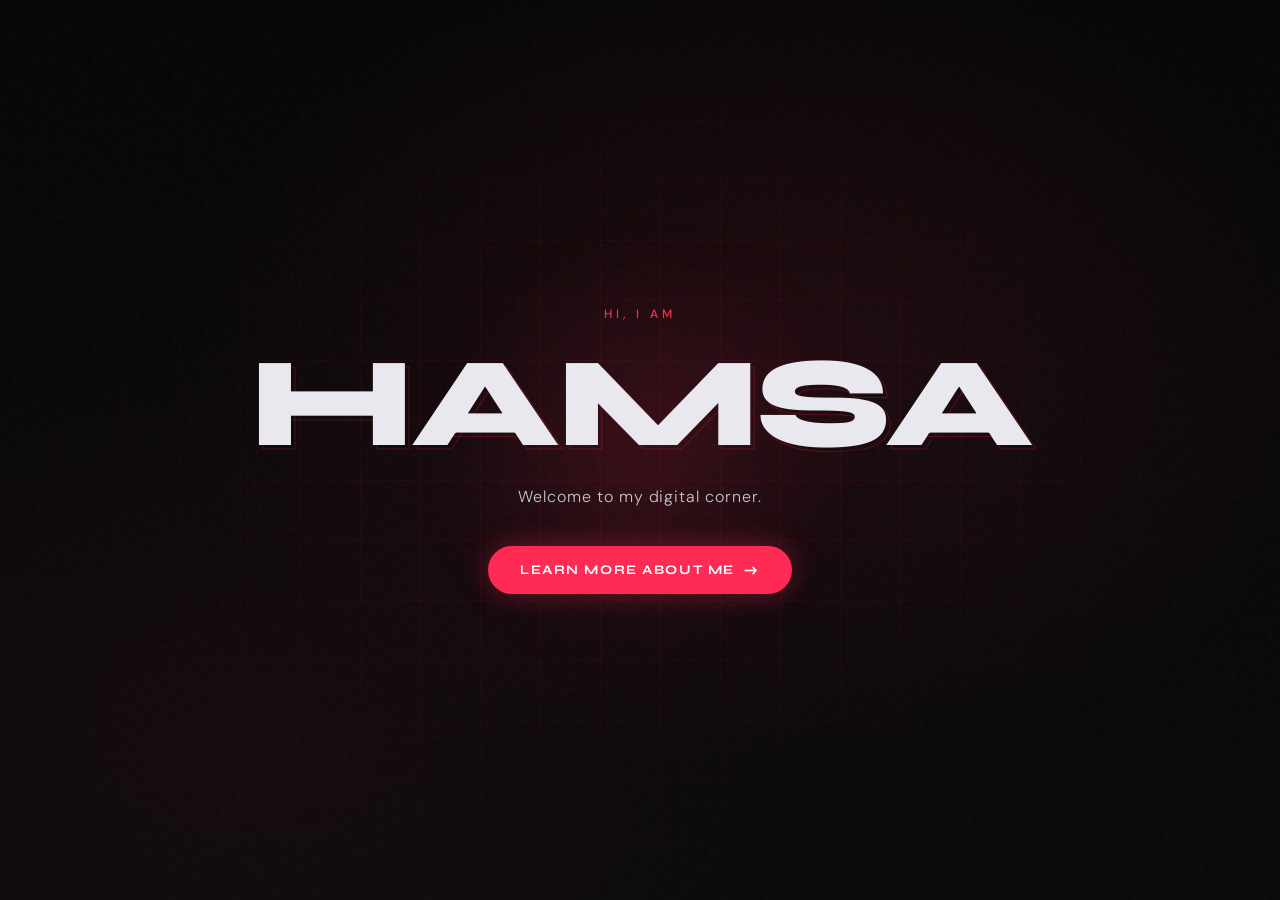
<file: index.html>
<!DOCTYPE html>
<html lang="en">
<head>
  <meta charset="UTF-8" />
  <meta name="viewport" content="width=device-width, initial-scale=1.0" />
  <title>HAMSA</title>

  <link rel="preconnect" href="https://fonts.googleapis.com">
  <link rel="preconnect" href="https://fonts.gstatic.com" crossorigin>
  <link href="https://fonts.googleapis.com/css2?family=Syne:wght@700;800&family=DM+Sans:wght@300;400;500&display=swap" rel="stylesheet">

  <style>
    * {
      box-sizing: border-box;
      margin: 0;
      padding: 0;
    }

    :root {
      --red: #ff2b54;
      --bg: #050505;
      --bg-soft: #09090b;
      --text: #f3f3f5;
      --text-soft: #c8c8d0;
    }

    html,
    body {
      width: 100%;
      height: 100%;
      overflow: hidden;
    }

    body {
      font-family: 'DM Sans', sans-serif;
      background: var(--bg);
      color: var(--text);
    }

    .landing-shell {
      position: fixed;
      inset: 0;
      display: flex;
      align-items: center;
      justify-content: center;
      overflow: hidden;
      background:
        radial-gradient(ellipse at 60% 40%, rgba(255, 43, 84, 0.10) 0%, transparent 55%),
        radial-gradient(ellipse at 20% 80%, rgba(255, 43, 84, 0.05) 0%, transparent 40%),
        linear-gradient(180deg, var(--bg) 0%, var(--bg-soft) 100%);
    }

    .hero-grid {
      position: absolute;
      inset: 0;
      background-image:
        linear-gradient(rgba(255, 43, 84, 0.06) 1px, transparent 1px),
        linear-gradient(90deg, rgba(255, 43, 84, 0.06) 1px, transparent 1px);
      background-size: 60px 60px;
      -webkit-mask-image: radial-gradient(ellipse at center, black 28%, transparent 72%);
      mask-image: radial-gradient(ellipse at center, black 28%, transparent 72%);
      pointer-events: none;
    }

    .hero-noise {
      position: absolute;
      inset: 0;
      opacity: 0.025;
      background-image: url("data:image/svg+xml,%3Csvg viewBox='0 0 200 200' xmlns='http://www.w3.org/2000/svg'%3E%3Cfilter id='n'%3E%3CfeTurbulence type='fractalNoise' baseFrequency='0.85' numOctaves='4' stitchTiles='stitch'/%3E%3C/filter%3E%3Crect width='100%25' height='100%25' filter='url(%23n)'/%3E%3C/svg%3E");
      pointer-events: none;
    }

    #heroGlow {
      position: fixed;
      width: 420px;
      height: 420px;
      border-radius: 50%;
      background: radial-gradient(
        circle,
        rgba(255, 43, 84, 0.16) 0%,
        rgba(255, 43, 84, 0.06) 35%,
        transparent 70%
      );
      filter: blur(34px);
      pointer-events: none;
      transform: translate(-50%, -50%);
      left: 50%;
      top: 50%;
      z-index: 1;
      transition: left 0.08s ease, top 0.08s ease;
    }

    .landing-content {
      position: relative;
      z-index: 2;
      text-align: center;
      display: flex;
      flex-direction: column;
      align-items: center;
      padding: 0 1.5rem;
      max-width: 900px;
    }

    .landing-topline {
      font-size: 0.76rem;
      font-weight: 500;
      letter-spacing: 0.32em;
      text-transform: uppercase;
      color: var(--red);
      margin-bottom: 1.4rem;
      opacity: 0;
      animation: landingFade 0.6s 0.12s ease forwards;
    }

   .landing-title {
  font-family: 'Syne', sans-serif;
  font-weight: 800;

  font-size: clamp(3.6rem, 11vw, 8rem);

  line-height: .92;
  letter-spacing: -.02em;
  color: #e8e8ee;

  position: relative;
  user-select: none;
  opacity: 0;
  animation: landingFade .7s .28s ease forwards;
}
    .landing-title .t-solid {
      display: block;
      position: relative;
      z-index: 1;
    }

    .landing-title .t-ghost {
      display: block;
      position: absolute;
      inset: 0;
      color: transparent;
      -webkit-text-stroke: 1px rgba(255, 43, 84, 0.24);
      transform: translate(4px, 4px);
      pointer-events: none;
      z-index: 0;
    }

    .landing-subtitle {
      font-size: 1rem;
      font-weight: 300;
      color: var(--text-soft);
      letter-spacing: 0.06em;
      margin-top: 1.5rem;
      opacity: 0;
      animation: landingFade 0.65s 0.38s ease forwards;
    }

    .enter-button {
      display: inline-flex;
      align-items: center;
      gap: 0.6rem;
      margin-top: 2.4rem;
      padding: 0.9rem 2rem;
      background: var(--red);
      color: #ffffff;
      font-family: 'Syne', sans-serif;
      font-weight: 700;
      font-size: 0.82rem;
      letter-spacing: 0.12em;
      text-transform: uppercase;
      text-decoration: none;
      border-radius: 999px;
      opacity: 0;
      animation: landingFade 0.65s 0.52s ease forwards;
      transition: background 0.2s ease, transform 0.2s ease, box-shadow 0.2s ease;
      box-shadow: 0 0 28px rgba(255, 43, 84, 0.35);
    }

    .enter-button:hover {
      background: #ff1a44;
      transform: translateY(-3px);
      box-shadow: 0 0 42px rgba(255, 43, 84, 0.5);
    }

    .enter-button .arrow {
      font-size: 1rem;
      transition: transform 0.2s ease;
    }

    .enter-button:hover .arrow {
      transform: translateX(3px);
    }

    @keyframes landingFade {
      from {
        opacity: 0;
        transform: translateY(18px);
      }
      to {
        opacity: 1;
        transform: translateY(0);
      }
    }

    @media (max-width: 640px) {
      #heroGlow {
        width: 300px;
        height: 300px;
      }

      .landing-topline {
        font-size: 0.7rem;
        margin-bottom: 1.1rem;
      }

      .landing-subtitle {
        font-size: 0.92rem;
        margin-top: 1.2rem;
      }

      .enter-button {
        margin-top: 2rem;
        padding: 0.85rem 1.4rem;
        font-size: 0.74rem;
      }

      .landing-title .t-ghost {
        transform: translate(3px, 3px);
      }
    }
  </style>
</head>
<body>
  <div class="landing-shell">
    <div class="hero-grid"></div>
    <div class="hero-noise"></div>
    <div id="heroGlow"></div>

    <section class="landing-content">
      <p class="landing-topline">Hi, I am</p>

      <h1 class="landing-title" id="heroTitle">
        <span class="t-solid">HAMSA</span>
        <span class="t-ghost">HAMSA</span>
      </h1>

      <p class="landing-subtitle">Welcome to my digital corner.</p>

      <a href="home.html" class="enter-button">
        Learn more about me
        <span class="arrow">→</span>
      </a>
    </section>
  </div>

  <script>
    const glow = document.getElementById('heroGlow');
    const title = document.getElementById('heroTitle');

    document.addEventListener('mousemove', (e) => {
      glow.style.left = e.clientX + 'px';
      glow.style.top = e.clientY + 'px';

      const dx = (window.innerWidth / 2 - e.clientX) / 65;
      const dy = (window.innerHeight / 2 - e.clientY) / 65;
      title.style.transform = `translate(${-dx}px, ${-dy}px)`;
    });
  </script>
</body>
</html>
</file>
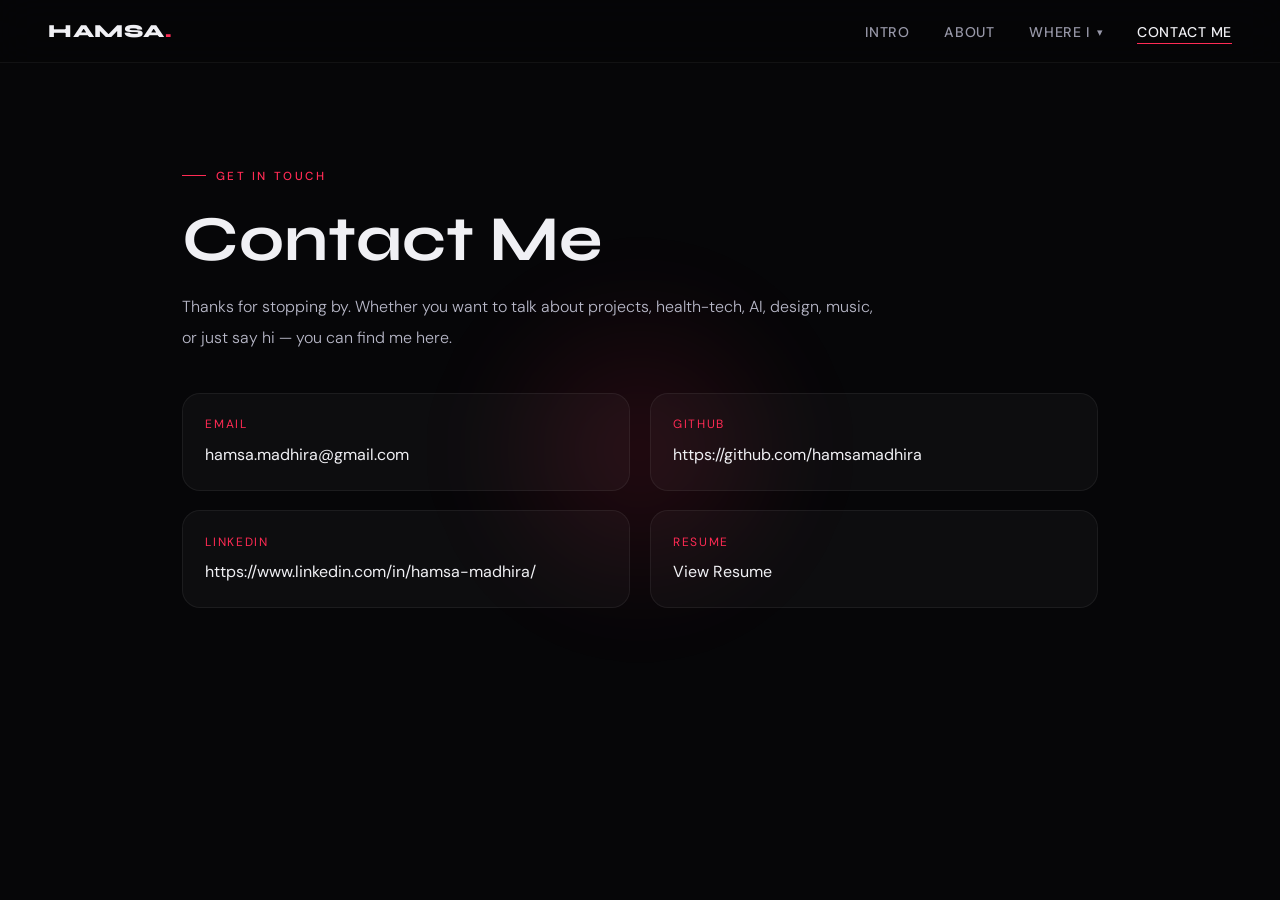
<file: contact.html>
<!DOCTYPE html>
<html lang="en">
<head>
  <meta charset="UTF-8" />
  <meta name="viewport" content="width=device-width, initial-scale=1.0" />
  <title>Hamsa | Contact</title>
  <link rel="preconnect" href="https://fonts.googleapis.com">
  <link rel="preconnect" href="https://fonts.gstatic.com" crossorigin>
  <link href="https://fonts.googleapis.com/css2?family=Syne:wght@400;500;600;700;800&family=DM+Sans:ital,wght@0,300;0,400;0,500;1,300&display=swap" rel="stylesheet">
  <style>
    *, *::before, *::after {
      box-sizing: border-box;
      margin: 0;
      padding: 0;
    }

    :root {
      --red: #ff2b54;
      --red-line: rgba(255, 43, 84, 0.22);
      --bg: #060608;
      --bg2: #0a0a0d;
      --text: #f0f0f4;
      --muted: #9898a8;
      --card-bg: rgba(255,255,255,0.03);
    }

    body {
      font-family: 'DM Sans', sans-serif;
      background: var(--bg);
      color: var(--text);
      min-height: 100vh;
      overflow-x: hidden;
    }

    #pageGlow {
      position: fixed;
      width: 380px;
      height: 380px;
      border-radius: 50%;
      background: radial-gradient(circle, rgba(255,43,84,0.13) 0%, rgba(255,43,84,0.05) 40%, transparent 70%);
      filter: blur(32px);
      pointer-events: none;
      transform: translate(-50%, -50%);
      left: 50%;
      top: 50%;
      z-index: 0;
      transition: left 0.08s, top 0.08s;
    }

    nav {
      position: fixed;
      top: 0; left: 0; right: 0;
      z-index: 100;
      display: flex;
      align-items: center;
      justify-content: space-between;
      padding: 1.25rem 3rem;
      background: rgba(6,6,8,0.72);
      backdrop-filter: blur(18px);
      -webkit-backdrop-filter: blur(18px);
      border-bottom: 1px solid rgba(255,255,255,0.05);
    }

    .nav-logo {
      font-family: 'Syne', sans-serif;
      font-weight: 800;
      font-size: 1.15rem;
      letter-spacing: 0.04em;
      color: var(--text);
      text-decoration: none;
    }

    .nav-logo span {
      color: var(--red);
    }

    .nav-links {
      display: flex;
      gap: 2.2rem;
      list-style: none;
    }

    .nav-links li {
      position: relative;
    }

    .nav-links a {
      font-size: 0.88rem;
      font-weight: 500;
      color: var(--muted);
      text-decoration: none;
      letter-spacing: 0.04em;
      text-transform: uppercase;
      transition: color 0.2s;
      position: relative;
    }

    .nav-links a::after {
      content: '';
      position: absolute;
      bottom: -3px;
      left: 0;
      width: 0;
      height: 1px;
      background: var(--red);
      transition: width 0.25s ease;
    }

    .nav-links a:hover,
    .nav-links a.active {
      color: var(--text);
    }

    .nav-links a:hover::after,
    .nav-links a.active::after {
      width: 100%;
    }

    .dropdown > a {
      display: inline-block;
      padding-right: 0.8rem;
    }

    .dropdown > a::before {
      content: '▾';
      position: absolute;
      right: -0.1rem;
      top: 50%;
      transform: translateY(-52%);
      font-size: 0.7rem;
      color: var(--muted);
      transition: transform 0.2s ease, color 0.2s ease;
    }

    .dropdown:hover > a::before {
      transform: translateY(-52%) rotate(180deg);
      color: var(--text);
    }

    .dropdown-menu {
      position: absolute;
      top: calc(100% + 0.9rem);
      left: 0;
      min-width: 180px;
      list-style: none;
      padding: 0.5rem 0;
      background: rgba(10,10,13,0.96);
      border: 1px solid rgba(255,255,255,0.07);
      border-radius: 14px;
      box-shadow: 0 18px 40px rgba(0,0,0,0.35);
      backdrop-filter: blur(18px);
      -webkit-backdrop-filter: blur(18px);
      opacity: 0;
      visibility: hidden;
      transform: translateY(8px);
      transition: opacity 0.22s ease, transform 0.22s ease, visibility 0.22s ease;
      z-index: 200;
    }

    .dropdown:hover .dropdown-menu {
      opacity: 1;
      visibility: visible;
      transform: translateY(0);
    }

    .dropdown-menu a {
      display: block;
      padding: 0.72rem 1rem;
      font-size: 0.82rem;
      color: var(--muted);
      text-decoration: none;
      text-transform: none;
      letter-spacing: 0.03em;
    }

    .dropdown-menu a:hover {
      background: rgba(255,43,84,0.08);
      color: var(--text);
    }

    .container {
      max-width: 980px;
      margin: 0 auto;
      padding: 0 2rem;
      position: relative;
      z-index: 1;
    }

    .contact-section {
      padding: 10rem 0 5rem;
    }

    .eyebrow {
      display: inline-flex;
      align-items: center;
      gap: 0.6rem;
      font-size: 0.73rem;
      font-weight: 500;
      letter-spacing: 0.22em;
      text-transform: uppercase;
      color: var(--red);
      margin-bottom: 1.4rem;
    }

    .eyebrow::before {
      content: '';
      display: block;
      width: 24px;
      height: 1px;
      background: var(--red);
    }

    .contact-title {
      font-family: 'Syne', sans-serif;
      font-size: clamp(2.5rem, 5vw, 4rem);
      line-height: 1.05;
      margin-bottom: 1.2rem;
    }

    .contact-copy {
      max-width: 700px;
      color: #b8b8c8;
      font-size: 1rem;
      line-height: 1.9;
      margin-bottom: 2.5rem;
      font-weight: 300;
    }

    .contact-grid {
      display: grid;
      grid-template-columns: repeat(2, 1fr);
      gap: 1.2rem;
    }

    .contact-card {
      background: var(--card-bg);
      border: 1px solid rgba(255,255,255,0.06);
      border-radius: 18px;
      padding: 1.4rem;
      transition: transform 0.25s ease, border-color 0.25s ease;
    }

    .contact-card:hover {
      transform: translateY(-3px);
      border-color: var(--red-line);
    }

    .contact-label {
      font-size: 0.75rem;
      text-transform: uppercase;
      letter-spacing: 0.14em;
      color: var(--red);
      margin-bottom: 0.6rem;
    }

    .contact-card a {
      color: var(--text);
      text-decoration: none;
      font-size: 1rem;
      line-height: 1.6;
      word-break: break-word;
    }

    .contact-card a:hover {
      color: var(--red);
    }

    @media (max-width: 700px) {
      nav {
        padding: 1rem 1.2rem;
      }

      .nav-links {
        gap: 1.1rem;
      }

      .container {
        padding: 0 1.2rem;
      }

      .contact-grid {
        grid-template-columns: 1fr;
      }
    }
  </style>
</head>
<body>
  <div id="pageGlow"></div>

  <nav>
    <a href="index.html" class="nav-logo">HAMSA<span>.</span></a>

    <ul class="nav-links">
      <li><a href="index.html">Intro</a></li>
      <li><a href="home.html">About</a></li>

      <li class="dropdown">
        <a href="interests.html">Where I</a>
        <ul class="dropdown-menu">
          <li><a href="build.html">Build</a></li>
          <li><a href="create.html">Create</a></li>
          <li><a href="perform.html">Perform</a></li>
          <li><a href="collect.html">Collect</a></li>
        </ul>
      </li>

      <li><a href="contact.html" class="active">Contact Me</a></li>
    </ul>
  </nav>

  <section class="contact-section">
    <div class="container">
      <p class="eyebrow">Get in touch</p>
      <h1 class="contact-title">Contact Me</h1>
      <p class="contact-copy">
        Thanks for stopping by. Whether you want to talk about projects, health-tech,
        AI, design, music, or just say hi — you can find me here.
      </p>

      <div class="contact-grid">
        <div class="contact-card">
          <p class="contact-label">Email</p>
          <a href="mailto:yourname@email.com">hamsa.madhira@gmail.com</a>
        </div>

        <div class="contact-card">
          <p class="contact-label">GitHub</p>
          <a href="https://github.com/yourusername" target="_blank">https://github.com/hamsamadhira</a>
        </div>

        <div class="contact-card">
          <p class="contact-label">LinkedIn</p>
          <a href="https://linkedin.com/in/yourusername" target="_blank">https://www.linkedin.com/in/hamsa-madhira/</a>
        </div>

        <div class="contact-card">
          <p class="contact-label">Resume</p>
          <a href="resume.pdf" target="_blank">View Resume</a>
        </div>
      </div>
    </div>
  </section>

  <script>
    const glow = document.getElementById('pageGlow');
    document.addEventListener('mousemove', e => {
      glow.style.left = e.clientX + 'px';
      glow.style.top = e.clientY + 'px';
    });
  </script>
</body>
</html>
</file>
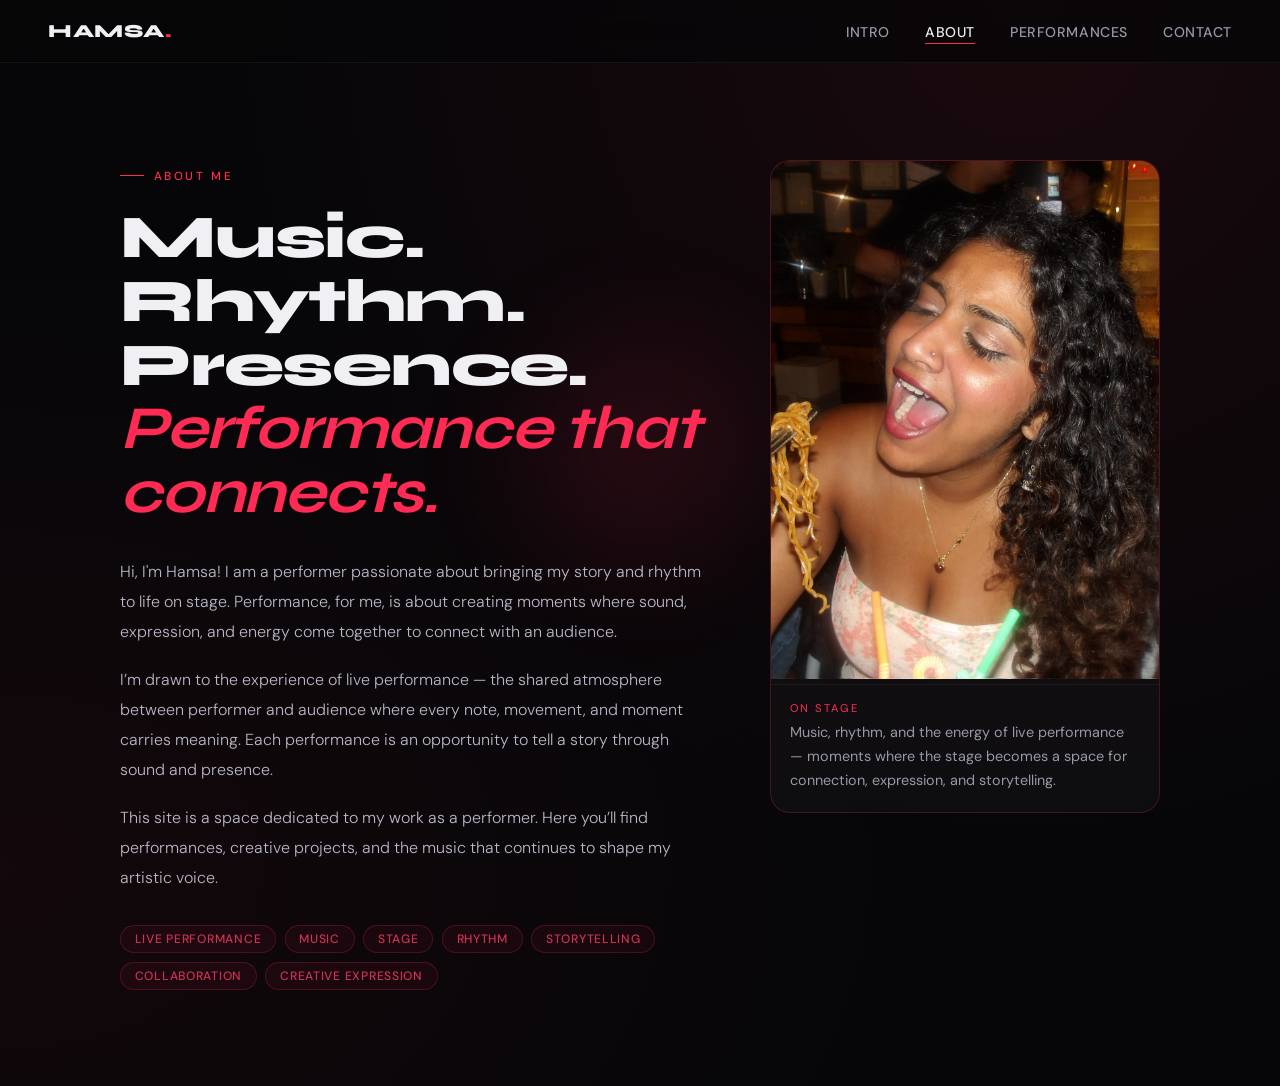
<file: home.html>
<!DOCTYPE html>
<html lang="en">
<head>
  <meta charset="UTF-8">
  <meta name="viewport" content="width=device-width, initial-scale=1.0">
  <title>Hamsa | Home</title>
  <link rel="preconnect" href="https://fonts.googleapis.com">
  <link rel="preconnect" href="https://fonts.gstatic.com" crossorigin>
  <link href="https://fonts.googleapis.com/css2?family=Syne:wght@400;500;600;700;800&family=DM+Sans:ital,wght@0,300;0,400;0,500;1,300&display=swap" rel="stylesheet">
  <style>
    *, *::before, *::after { box-sizing: border-box; margin: 0; padding: 0; }

    :root {
      --red: #ff2b54;
      --red-dim: rgba(255, 43, 84, 0.18);
      --red-line: rgba(255, 43, 84, 0.22);
      --bg: #060608;
      --bg2: #0a0a0d;
      --text: #f0f0f4;
      --muted: #9898a8;
      --card-bg: rgba(255,255,255,0.03);
    }

    html { scroll-behavior: smooth; }

    body {
      font-family: 'DM Sans', sans-serif;
      background: var(--bg);
      color: var(--text);
      min-height: 100vh;
      overflow-x: hidden;
    }

    #pageGlow {
      position: fixed;
      width: 380px;
      height: 380px;
      border-radius: 50%;
      background: radial-gradient(circle, rgba(255,43,84,0.13) 0%, rgba(255,43,84,0.05) 40%, transparent 70%);
      filter: blur(32px);
      pointer-events: none;
      transform: translate(-50%, -50%);
      left: 50%; top: 50%;
      z-index: 0;
      transition: left 0.08s, top 0.08s;
    }

    nav {
      position: fixed;
      top: 0; left: 0; right: 0;
      z-index: 100;
      display: flex;
      align-items: center;
      justify-content: space-between;
      padding: 1.25rem 3rem;
      background: rgba(6,6,8,0.72);
      backdrop-filter: blur(18px);
      border-bottom: 1px solid rgba(255,255,255,0.05);
    }

    .nav-logo {
      font-family: 'Syne', sans-serif;
      font-weight: 800;
      font-size: 1.15rem;
      letter-spacing: 0.04em;
      color: var(--text);
      text-decoration: none;
    }

    .nav-logo span { color: var(--red); }

    .nav-links {
      display: flex;
      gap: 2.2rem;
      list-style: none;
    }

    .nav-links a {
      font-size: 0.88rem;
      font-weight: 500;
      color: var(--muted);
      text-decoration: none;
      letter-spacing: 0.04em;
      text-transform: uppercase;
      transition: color 0.2s;
      position: relative;
    }

    .nav-links a::after {
      content: '';
      position: absolute;
      bottom: -3px; left: 0;
      width: 0; height: 1px;
      background: var(--red);
      transition: width 0.25s ease;
    }

    .nav-links a:hover,
    .nav-links a.active { color: var(--text); }

    .nav-links a:hover::after,
    .nav-links a.active::after { width: 100%; }

    .container {
      max-width: 1120px;
      margin: 0 auto;
      padding: 0 2.5rem;
      position: relative;
      z-index: 1;
    }

    .about-hero {
      padding: 10rem 0 6rem;
      background:
        radial-gradient(ellipse at 80% 0%, rgba(255,43,84,0.08) 0%, transparent 55%),
        radial-gradient(ellipse at 0% 80%, rgba(255,43,84,0.05) 0%, transparent 50%);
    }

    .about-grid {
      display: grid;
      grid-template-columns: 1.2fr 0.8fr;
      gap: 4rem;
      align-items: start;
    }

    .eyebrow {
      display: inline-flex;
      align-items: center;
      gap: 0.6rem;
      font-size: 0.73rem;
      font-weight: 500;
      letter-spacing: 0.22em;
      text-transform: uppercase;
      color: var(--red);
      margin-bottom: 1.4rem;
    }

    .eyebrow::before {
      content: '';
      display: block;
      width: 24px; height: 1px;
      background: var(--red);
    }

    .about-heading {
      font-family: 'Syne', sans-serif;
      font-weight: 800;
      font-size: clamp(2.4rem, 5vw, 3.8rem);
      line-height: 1.05;
      letter-spacing: -0.02em;
      color: var(--text);
      margin-bottom: 2rem;
    }

    .about-heading em {
      font-style: italic;
      font-weight: 700;
      color: var(--red);
    }

    .about-body p {
      font-size: 1rem;
      line-height: 1.88;
      color: #b8b8c8;
      margin-bottom: 1.1rem;
      font-weight: 300;
    }

    .tag-row {
      display: flex;
      flex-wrap: wrap;
      gap: 0.55rem;
      margin-top: 2rem;
    }

    .tag {
      font-size: 0.76rem;
      font-weight: 500;
      letter-spacing: 0.06em;
      padding: 0.32rem 0.85rem;
      border-radius: 99px;
      border: 1px solid var(--red-line);
      color: #cc3355;
      background: rgba(255,43,84,0.06);
      text-transform: uppercase;
    }

    .photo-card {
      position: sticky;
      top: 7rem;
      border-radius: 20px;
      background: var(--card-bg);
      border: 1px solid var(--red-line);
      overflow: hidden;
    }

    .photo-card img {
      width: 100%;
      aspect-ratio: 3/4;
      object-fit: cover;
    }

    .photo-caption {
      padding: 1rem 1.2rem 1.2rem;
      border-top: 1px solid rgba(255,255,255,0.05);
    }

    .caption-chip {
      font-size: 0.7rem;
      letter-spacing: 0.18em;
      text-transform: uppercase;
      color: var(--red);
      margin-bottom: 0.4rem;
    }

    .caption-body {
      font-size: 0.9rem;
      color: var(--muted);
      line-height: 1.65;
    }
  </style>
</head>

<body>

<div id="pageGlow"></div>

<nav>
  <a href="index.html" class="nav-logo">HAMSA<span>.</span></a>
  <ul class="nav-links">
    <li><a href="index.html">Intro</a></li>
    <li><a href="home.html" class="active">About</a></li>
    <li><a href="passions.html">Performances</a></li>
    <li><a href="contact.html">Contact</a></li>
  </ul>
</nav>

<section class="about-hero">
<div class="container">
<div class="about-grid">

<div class="about-copy">

<p class="eyebrow">About Me</p>

<h1 class="about-heading">
Music. Rhythm. Presence.<br>
<em>Performance that connects.</em>
</h1>

<div class="about-body">
<p>
Hi, I'm Hamsa! I am a performer passionate about bringing my story and rhythm to life on stage. Performance, for me, is about creating moments where sound, expression, and energy come together to connect with an audience.
</p>

<p>
I’m drawn to the experience of live performance — the shared atmosphere between performer and audience where every note, movement, and moment carries meaning. Each performance is an opportunity to tell a story through sound and presence.
</p>

<p>
This site is a space dedicated to my work as a performer. Here you’ll find performances, creative projects, and the music that continues to shape my artistic voice.
</p>
</div>

<div class="tag-row">
<span class="tag">Live Performance</span>
<span class="tag">Music</span>
<span class="tag">Stage</span>
<span class="tag">Rhythm</span>
<span class="tag">Storytelling</span>
<span class="tag">Collaboration</span>
<span class="tag">Creative Expression</span>
</div>

</div>

<div class="photo-card">
<img src="IMG_5061.JPG" alt="Hamsa performing">
<div class="photo-caption">
<p class="caption-chip">On Stage</p>
<p class="caption-body">
Music, rhythm, and the energy of live performance — moments where the stage becomes a space for connection, expression, and storytelling.
</p>
</div>
</div>

</div>
</div>
</section>

<script>
const glow = document.getElementById('pageGlow');
document.addEventListener('mousemove', e => {
glow.style.left = e.clientX + 'px';
glow.style.top  = e.clientY + 'px';
});
</script>

</body>
</html>
</file>
